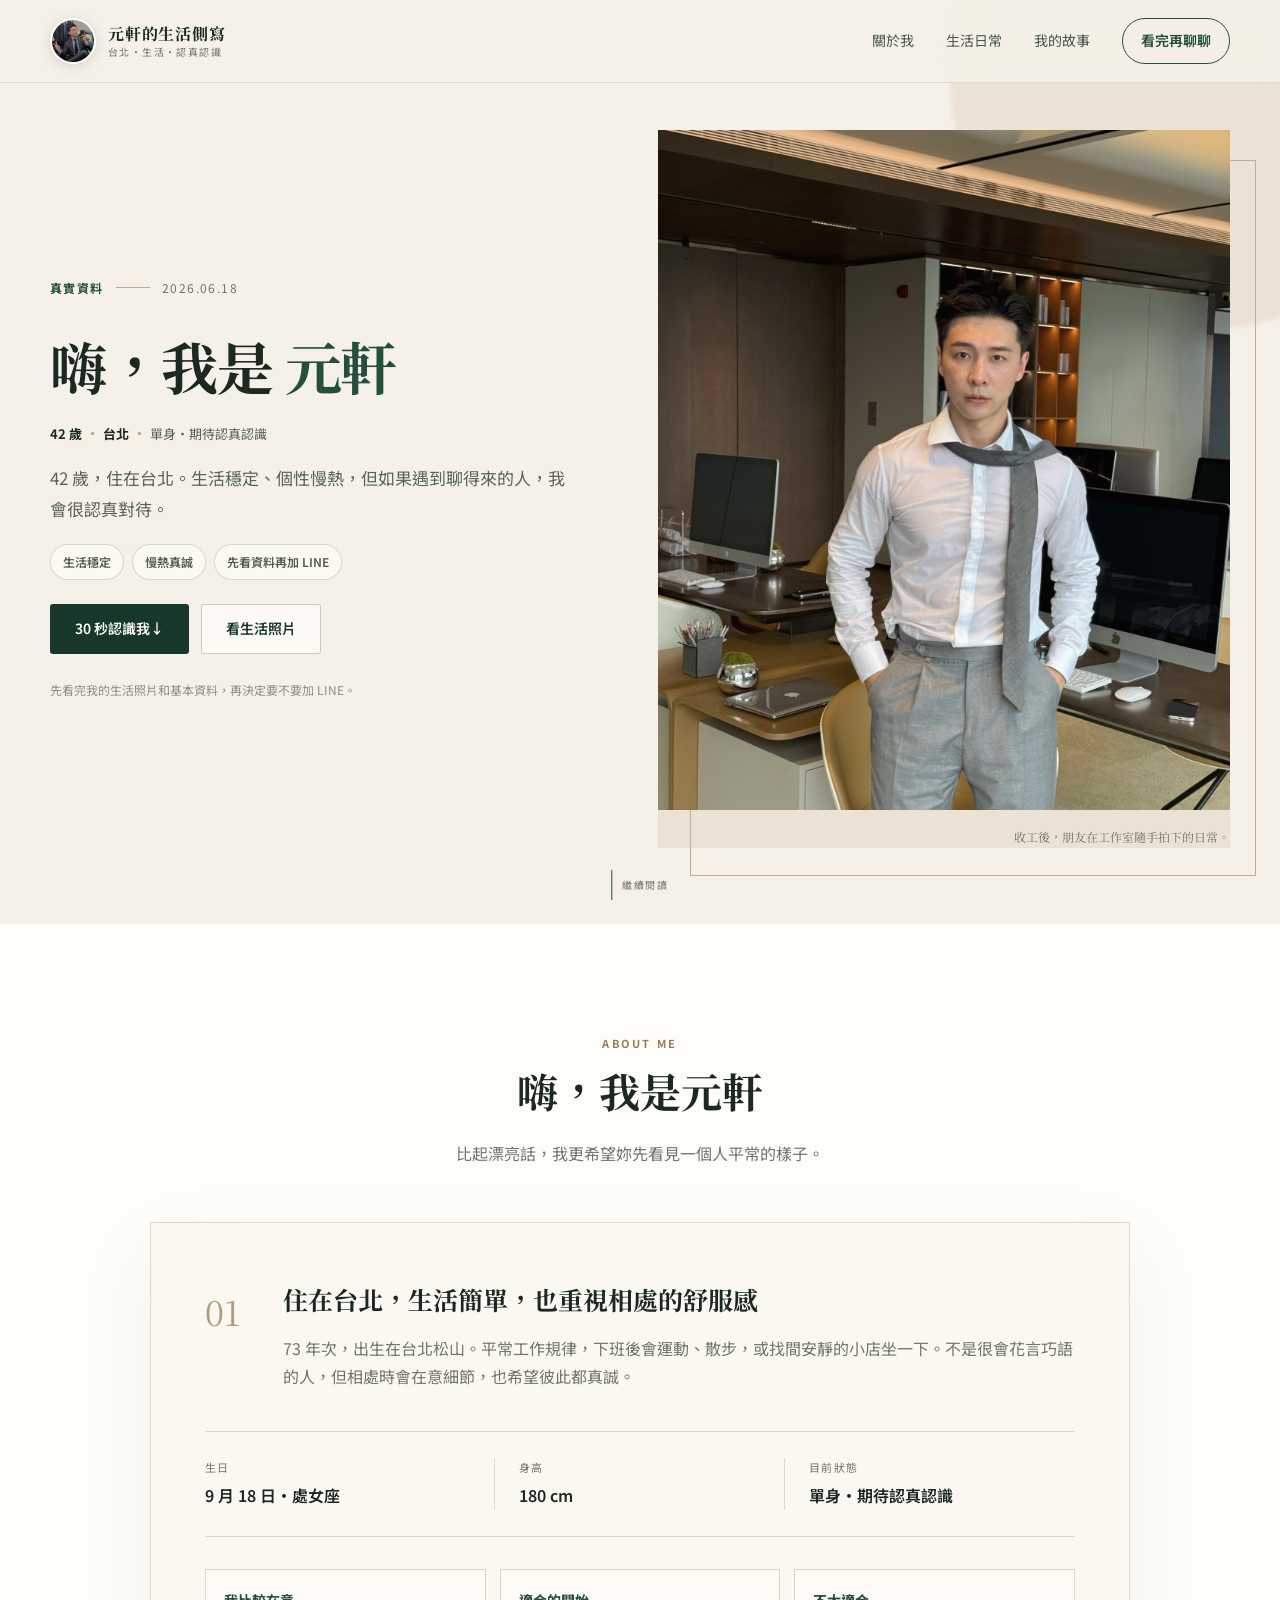
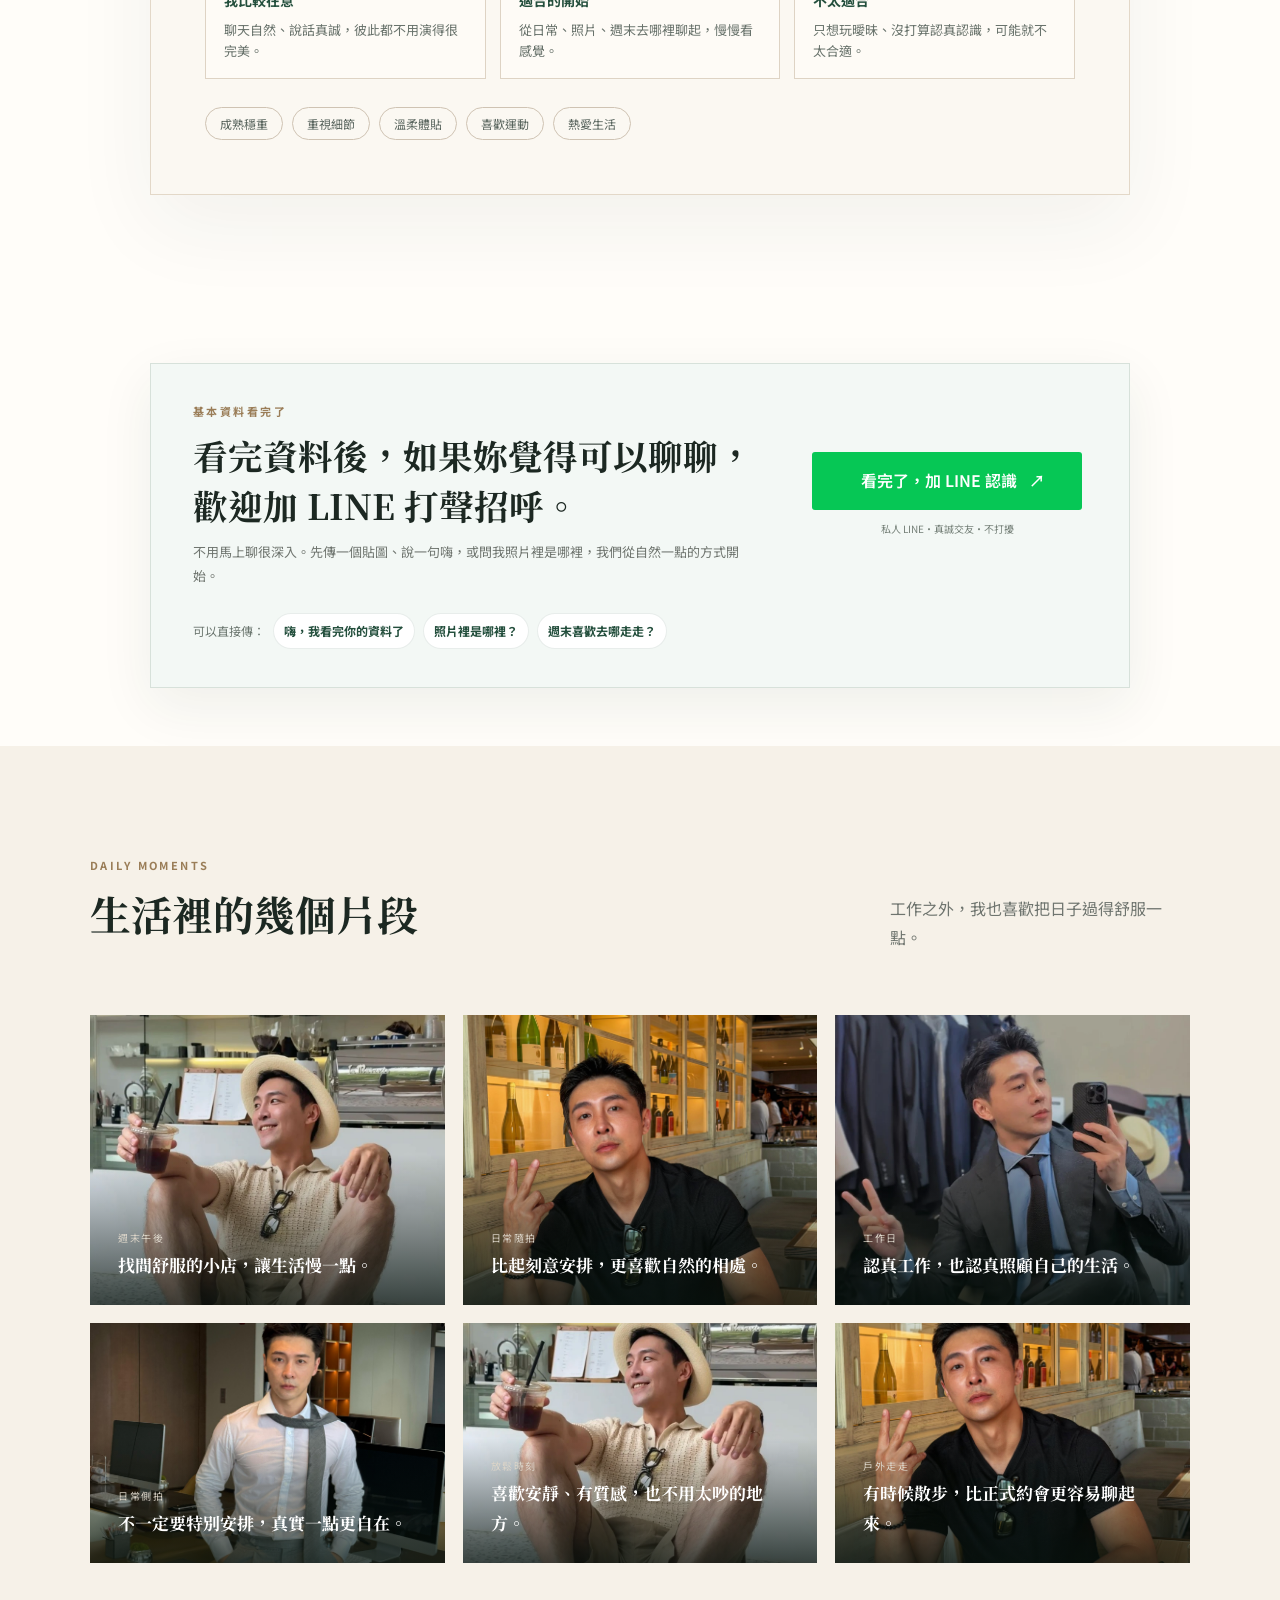
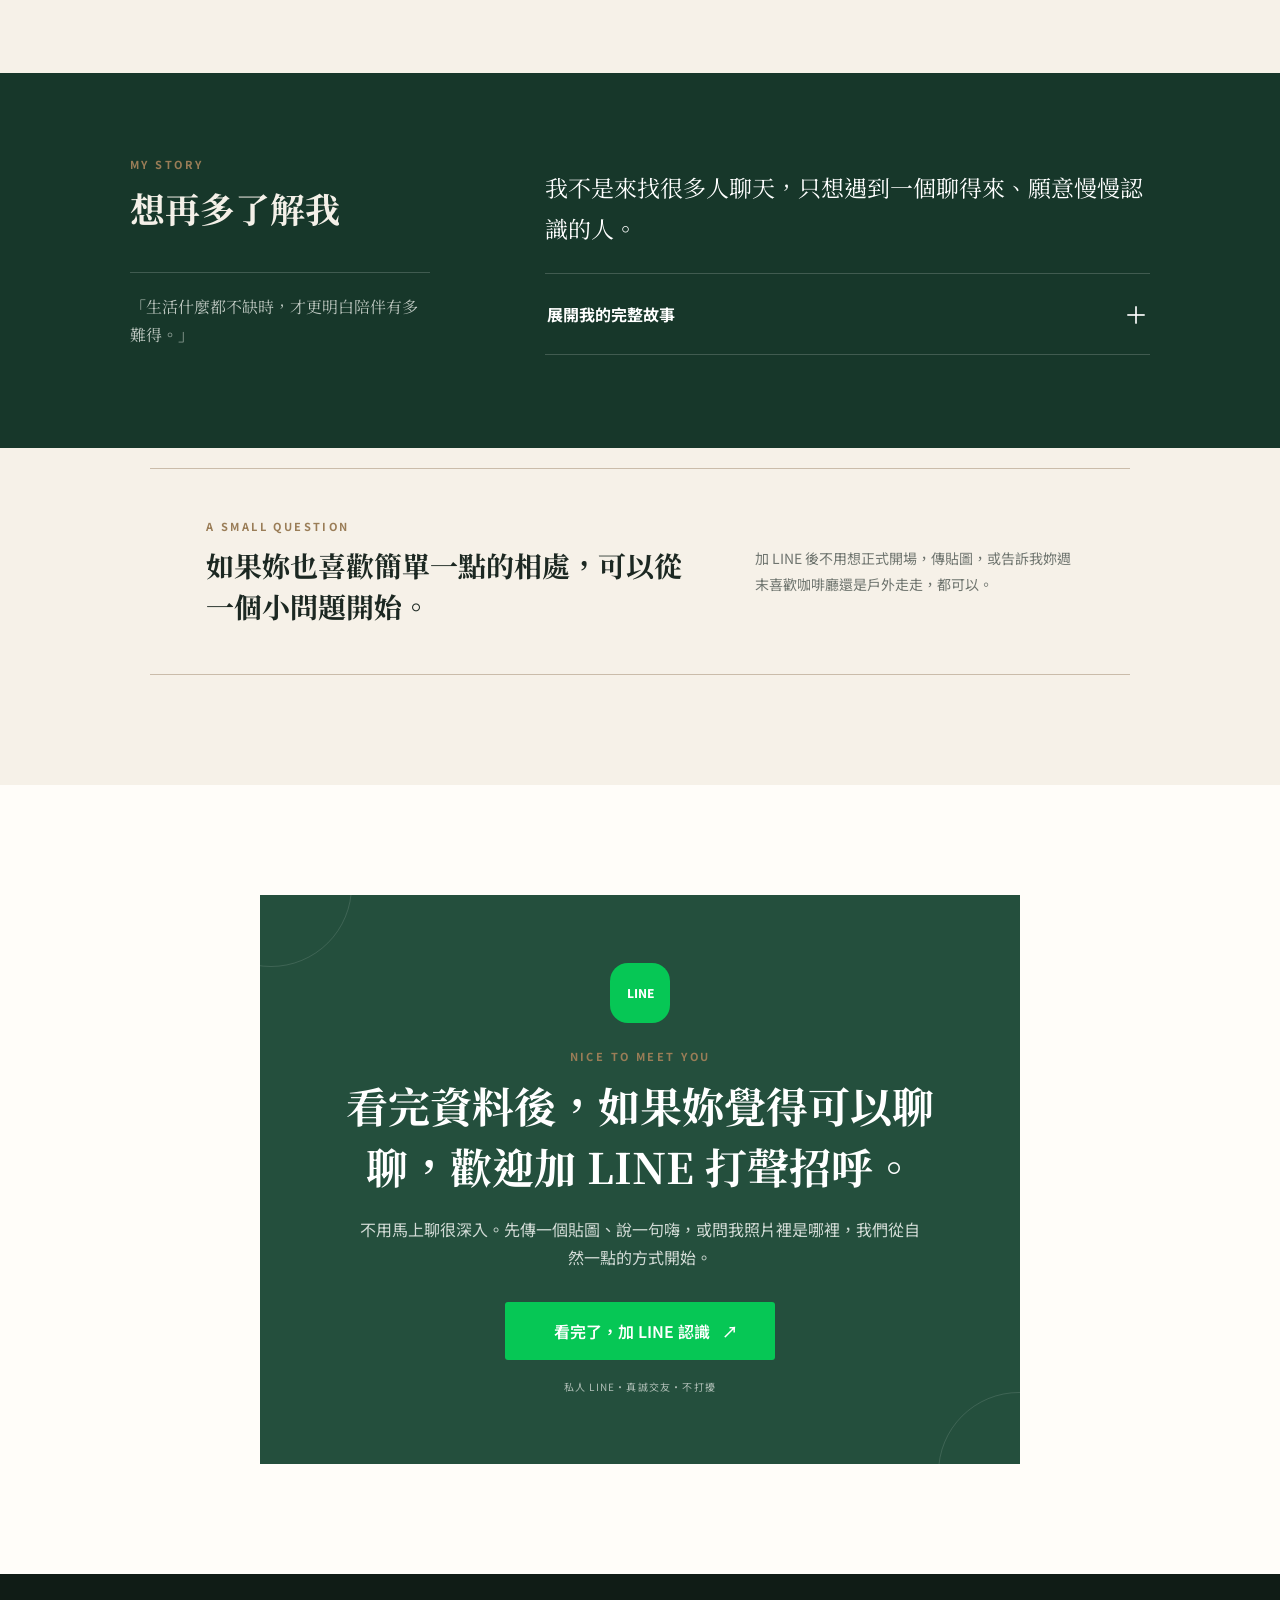
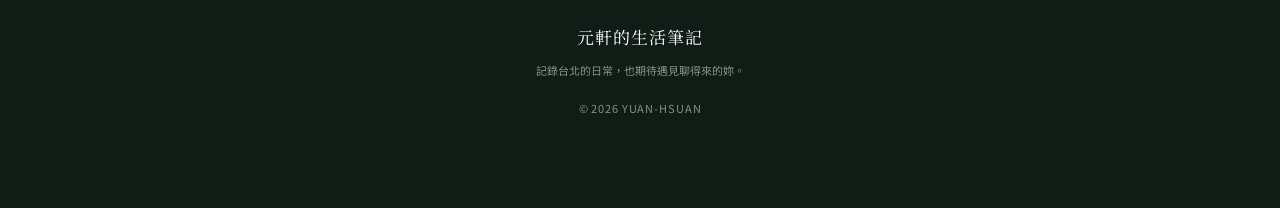
<file: index.html>
<!doctype html>
<html lang="zh-Hant-TW">
<head>
  <meta charset="utf-8">
  <meta name="viewport" content="width=device-width, initial-scale=1">
  <meta name="description" content="劉元軒的生活筆記。住在台北，記錄工作之外的生活，也期待一段真誠的認識。">
  <meta name="theme-color" content="#f6f1e8">
  <title>元軒的生活筆記｜台北・日常・關於感情</title>
  <link rel="preconnect" href="https://fonts.googleapis.com">
  <link rel="preconnect" href="https://fonts.gstatic.com" crossorigin>
  <link href="https://fonts.googleapis.com/css2?family=Noto+Sans+TC:wght@400;500;600;700&family=Noto+Serif+TC:wght@600;700&display=swap" rel="stylesheet">
  <link rel="stylesheet" href="./styles.css?v=6">
</head>
<body>
  <header class="site-header">
    <div class="header-inner">
      <a class="brand" href="#top" aria-label="回到首頁">
        <img src="./lifestyle-dinner.jpg" alt="元軒的大頭照" data-cms-img="images.avatar" decoding="async">
        <span class="brand-copy">
          <strong data-cms="brand.name">元軒的生活筆記</strong>
          <small data-cms="brand.tagline">台北・日常・關於感情</small>
        </span>
      </a>

      <button class="menu-toggle" type="button" aria-expanded="false" aria-controls="site-nav" aria-label="開啟選單">
        <span></span><span></span><span></span>
      </button>

      <nav class="site-nav" id="site-nav" aria-label="主要選單">
        <a href="#about">關於我</a>
        <a href="#life">生活日常</a>
        <a href="#story">我的故事</a>
        <a href="#line-quick" class="nav-line">看完再聊聊</a>
      </nav>
    </div>
  </header>

  <main id="top">
    <section class="hero">
      <div class="hero-grid">
        <article class="hero-copy">
          <div class="article-meta"><span data-cms="hero.category">關於感情</span><i></i><time datetime="2026-06-18" data-cms="hero.date">2026.06.18</time></div>
          <h1>嗨，我是 <span data-cms="persona.name">元軒</span></h1>
          <div class="hero-profile-line"><strong data-cms="persona.age">42 歲</strong><i></i><strong data-cms="persona.location">台北</strong><i></i><span data-cms="persona.status">單身・期待認真認識</span></div>
          <p class="hero-intro" data-cms="hero.intro">42 歲，住在台北。如果妳也期待一段真誠的認識，很高興妳來到這裡。</p>
          <div class="hero-proof" aria-label="快速了解元軒">
            <span>生活穩定</span>
            <span>慢熱真誠</span>
            <span>先看資料再加 LINE</span>
          </div>
          <div class="hero-actions">
            <a class="button button-ghost" href="#life">看生活照片</a>
            <a class="button button-dark" href="#about">30 秒認識我 <span>↓</span></a>
          </div>
          <p class="read-note" data-cms="hero.note">一篇關於生活、陪伴，以及期待的自我介紹</p>
        </article>

        <figure class="hero-visual">
          <img src="./hero-portrait.jpg" alt="元軒在工作室的生活照" data-cms-img="images.hero" decoding="async" fetchpriority="high">
          <figcaption>收工後，朋友在工作室隨手拍下的日常。</figcaption>
        </figure>
      </div>
      <a class="scroll-cue" href="#about" aria-label="繼續閱讀"><span></span>繼續閱讀</a>
    </section>

    <section class="about section" id="about">
      <div class="section-heading">
        <p class="eyebrow">About me</p>
        <h2 data-cms="about.title">嗨，我是元軒</h2>
        <p data-cms="about.subtitle">比起條件清單，我更想讓妳看見一個人真實的生活模樣。</p>
      </div>

      <div class="profile-card">
        <div class="profile-intro">
          <span class="profile-number">01</span>
          <h3 data-cms="about.cardTitle">住在台北，喜歡有節奏的生活</h3>
          <p data-cms="about.body">73 年次，出生在台北松山。習慣民生社區的安靜，下班後偶爾散步、運動，或找間舒服的小店坐坐。</p>
        </div>
        <dl class="facts">
          <div><dt>生日</dt><dd data-cms="persona.birth">9 月 18 日・處女座</dd></div>
          <div><dt>身高</dt><dd data-cms="persona.height">180 cm</dd></div>
          <div><dt>目前狀態</dt><dd data-cms="persona.status">單身・期待認真認識</dd></div>
        </dl>
        <div class="intent-grid" aria-label="相處期待">
          <div>
            <strong>我比較在意</strong>
            <p>聊天自然、說話真誠，彼此都不用演得很完美。</p>
          </div>
          <div>
            <strong>適合的開始</strong>
            <p>從日常、照片、週末去哪裡聊起，慢慢看感覺。</p>
          </div>
          <div>
            <strong>不太適合</strong>
            <p>只想玩曖昧、沒打算認真認識，可能就不太合適。</p>
          </div>
        </div>
        <div class="tags" aria-label="個人特質" data-cms-traits>
          <span>成熟穩重</span><span>重視細節</span><span>溫柔體貼</span><span>喜歡運動</span><span>熱愛生活</span>
        </div>
      </div>
    </section>

    <section class="quick-line section" id="line-quick" data-line-section="quick">
      <div class="quick-line-card">
        <div class="quick-line-copy">
          <p class="eyebrow">基本資料看完了</p>
          <h2 data-cms="cta.title">如果妳覺得我們可能聊得來，歡迎來打聲招呼。</h2>
          <p data-cms="cta.body">加完後傳一個貼圖給我就好。沒有制式開場，也不用有壓力，讓我們先從一句嗨開始。</p>
        </div>
        <div class="quick-line-action">
          <a class="button button-line button-large" href="https://line.me/R/ti/p/YOUR_LINE_ID_HERE" target="_blank" rel="noopener noreferrer" data-line-link data-line-location="quick">
            <span data-cms="cta.button">傳個貼圖給元軒</span> <span>↗</span>
          </a>
          <small>私人 LINE・真誠交友・不打擾</small>
        </div>
        <div class="opener-row" aria-label="可以怎麼開場">
          <span>可以直接傳：</span>
          <b>嗨，我看完你的資料了</b>
          <b>照片裡是哪裡？</b>
          <b>週末喜歡去哪走走？</b>
        </div>
      </div>
    </section>

    <section class="life section" id="life">
      <div class="section-heading heading-row">
        <div><p class="eyebrow">Daily moments</p><h2>生活裡的幾個片段</h2></div>
        <p>工作之外，我也喜歡把日子過得舒服一點。</p>
      </div>

      <div class="journal-grid journal-grid-expanded">
        <figure class="journal-card card-tall">
          <img src="./lifestyle-coffee.jpg" alt="元軒週末在咖啡店休息" data-cms-img="images.life1" loading="lazy" decoding="async">
          <figcaption><time>週末午後</time><strong>找間舒服的小店，讓生活慢一點。</strong></figcaption>
        </figure>
        <figure class="journal-card">
          <img src="./lifestyle-outdoor.jpg" alt="元軒外出用餐的生活照" data-cms-img="images.life2" loading="lazy" decoding="async">
          <figcaption><time>日常隨拍</time><strong>比起刻意安排，更喜歡自然的相處。</strong></figcaption>
        </figure>
        <figure class="journal-card">
          <img src="./lifestyle-dinner.jpg" alt="元軒穿西裝的鏡前自拍" data-cms-img="images.life3" loading="lazy" decoding="async">
          <figcaption><time>工作日</time><strong>認真工作，也認真照顧自己的生活。</strong></figcaption>
        </figure>
        <figure class="journal-card">
          <img src="./hero-portrait.jpg" alt="元軒的生活照片四" data-cms-img="images.life4" loading="lazy" decoding="async">
          <figcaption><time>日常側拍</time><strong>不一定要特別安排，真實一點更自在。</strong></figcaption>
        </figure>
        <figure class="journal-card">
          <img src="./lifestyle-coffee.jpg" alt="元軒的生活照片五" data-cms-img="images.life5" loading="lazy" decoding="async">
          <figcaption><time>放鬆時刻</time><strong>喜歡安靜、有質感，也不用太吵的地方。</strong></figcaption>
        </figure>
        <figure class="journal-card">
          <img src="./lifestyle-outdoor.jpg" alt="元軒的生活照片六" data-cms-img="images.life6" loading="lazy" decoding="async">
          <figcaption><time>戶外走走</time><strong>有時候散步，比正式約會更容易聊起來。</strong></figcaption>
        </figure>
      </div>
    </section>

    <section class="story section story-compact" id="story">
      <div class="story-layout story-layout-compact">
        <aside class="story-side">
          <p class="eyebrow">My story</p>
          <h2>想再多了解我</h2>
          <p class="story-quote" data-cms="story.quote">「生活什麼都不缺時，才更明白陪伴有多難得。」</p>
        </aside>

        <div class="story-preview">
          <p class="story-lead" data-cms="story.lead">42 歲的處女座大叔，對生活與未來，從不妥協。</p>
          <details class="story-details">
            <summary><span>展開我的完整故事</span><b aria-hidden="true">＋</b></summary>
            <article class="story-body">
              <p class="story-thought" data-cms="hero.title">工作與生活逐漸穩定後，才發現有些日常，還是想和一個人分享。</p>
              <p data-cms="story.p1">在台北松山生活的這些年，我慢慢把工作和生活整理成喜歡的樣子。有自己的節奏，也仍然對每一段真誠的關係保有期待。</p>
              <p data-cms="story.p2">每天收工回到家，看著安靜的客廳，會發現再充實的生活，如果沒有人一起分享、一起規劃未來，心裡終究少了一個位置。</p>
              <blockquote data-cms="story.highlight">我不想玩猜心的遊戲，只想認識一個真誠、有質感，也願意好好聊天的人。</blockquote>
              <p data-cms="story.p3">如果妳今晚也剛好是一個人，願意從日常的小事聊起，甚至聊聊對未來的想法，也許我們可以先認識彼此。</p>
            </article>
          </details>
        </div>
      </div>
    </section>

    <section class="conversation section">
      <div class="conversation-box">
        <div>
          <p class="eyebrow">A small question</p>
          <h2 data-cms="conversation.question">如果是妳，週末會選咖啡廳，還是去戶外走走？</h2>
        </div>
        <p data-cms="conversation.answer">不用想一個很正式的開場白。加 LINE 後告訴我妳的答案，就可以從這裡開始。</p>
      </div>
    </section>

    <section class="line-cta" id="line" data-line-section="footer">
      <div class="line-card">
        <div class="line-mark" aria-hidden="true">LINE</div>
        <p class="eyebrow">Nice to meet you</p>
        <h2 data-cms="cta.title">如果妳覺得我們可能聊得來，歡迎來打聲招呼。</h2>
        <p data-cms="cta.body">加完後傳一個貼圖給我就好。沒有制式開場，也不用有壓力，讓我們先從一句嗨開始。</p>
        <a class="button button-line button-large" href="https://line.me/R/ti/p/YOUR_LINE_ID_HERE" target="_blank" rel="noopener noreferrer" data-line-link data-line-location="footer">
          <span data-cms="cta.button">傳個貼圖給元軒</span> <span>↗</span>
        </a>
        <small>私人 LINE・真誠交友・不打擾</small>
      </div>
    </section>
  </main>

  <footer>
    <a class="footer-brand" href="#top">元軒的生活筆記</a>
    <p>記錄台北的日常，也期待遇見聊得來的妳。</p>
    <span>© <span id="year"></span> YUAN-HSUAN</span>
  </footer>

  <button class="mobile-line" type="button" aria-hidden="true" tabindex="-1">
    <span>LINE</span> 看看如何加 LINE
  </button>

  <script src="./config.js?v=2"></script>
  <script src="./content-default.js?v=5"></script>
  <script src="./cms.js?v=8"></script>
  <script src="./script.js?v=8"></script>
</body>
</html>
</file>
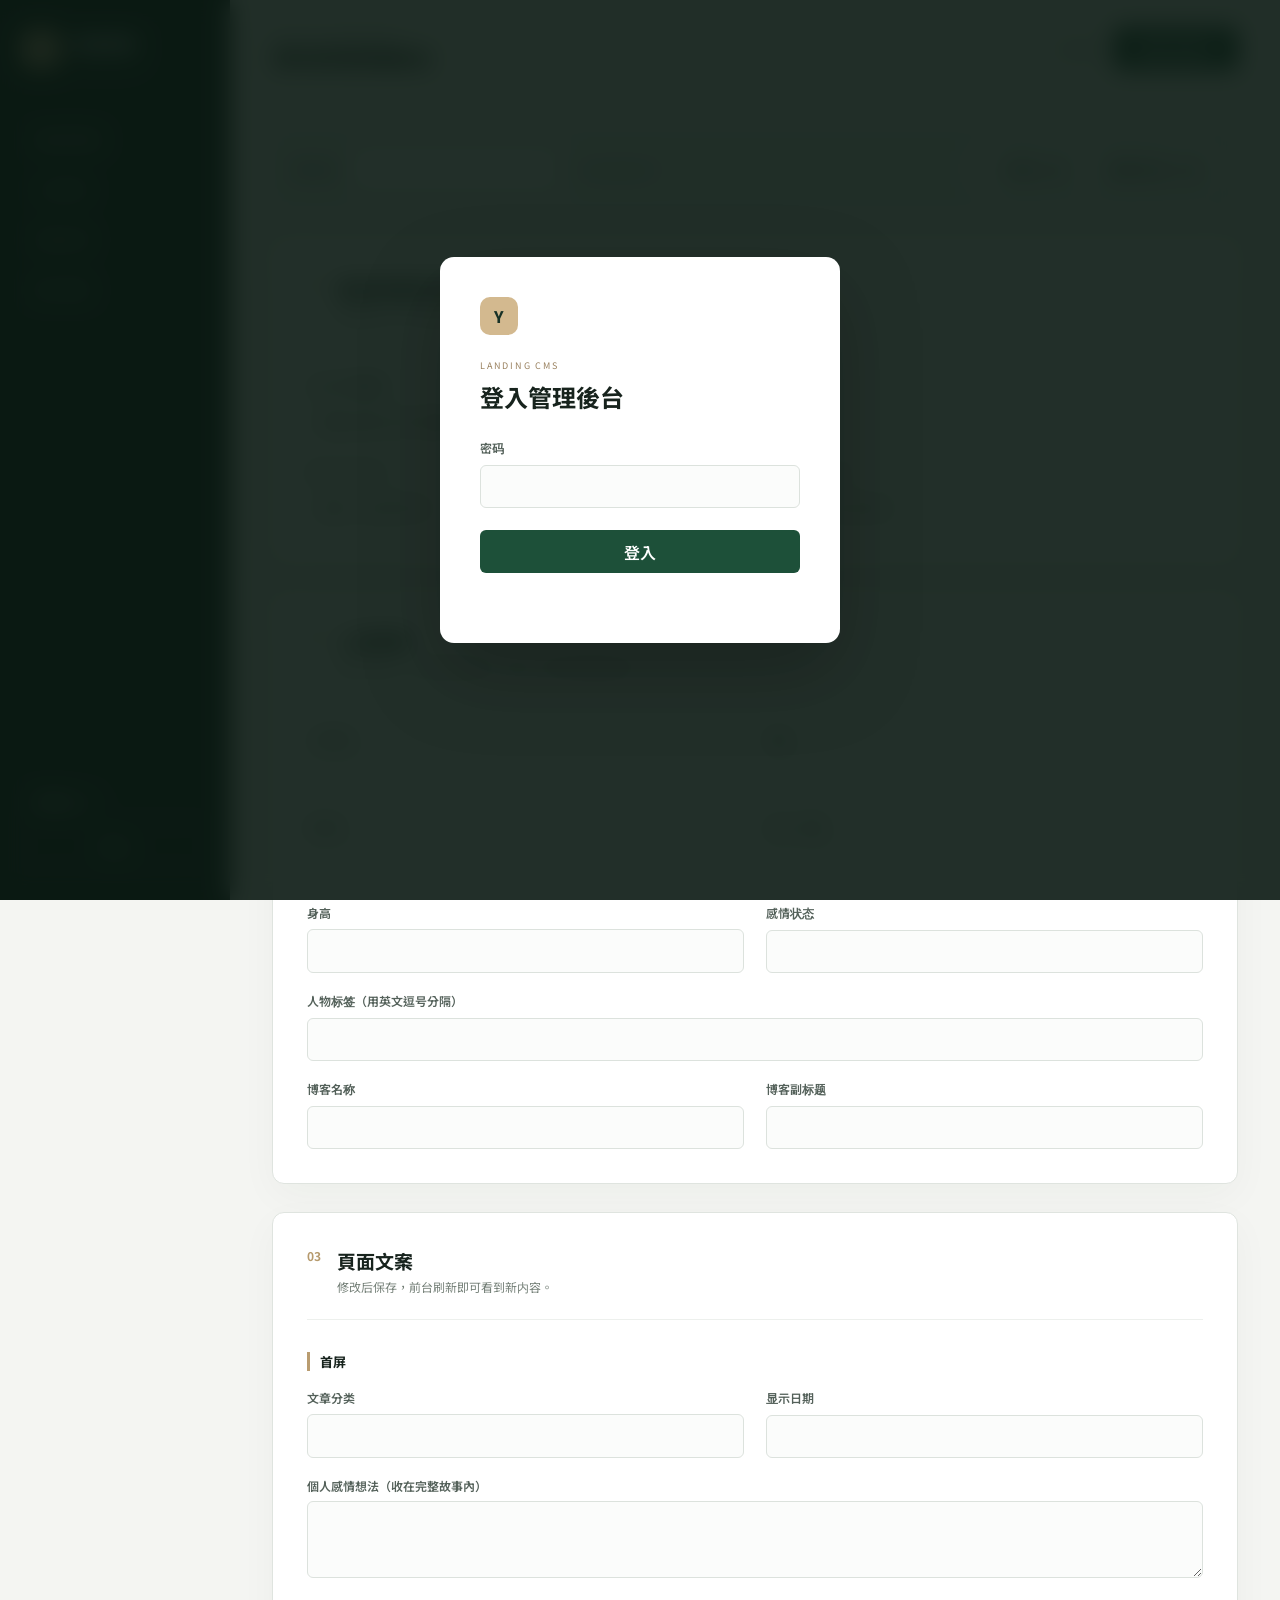
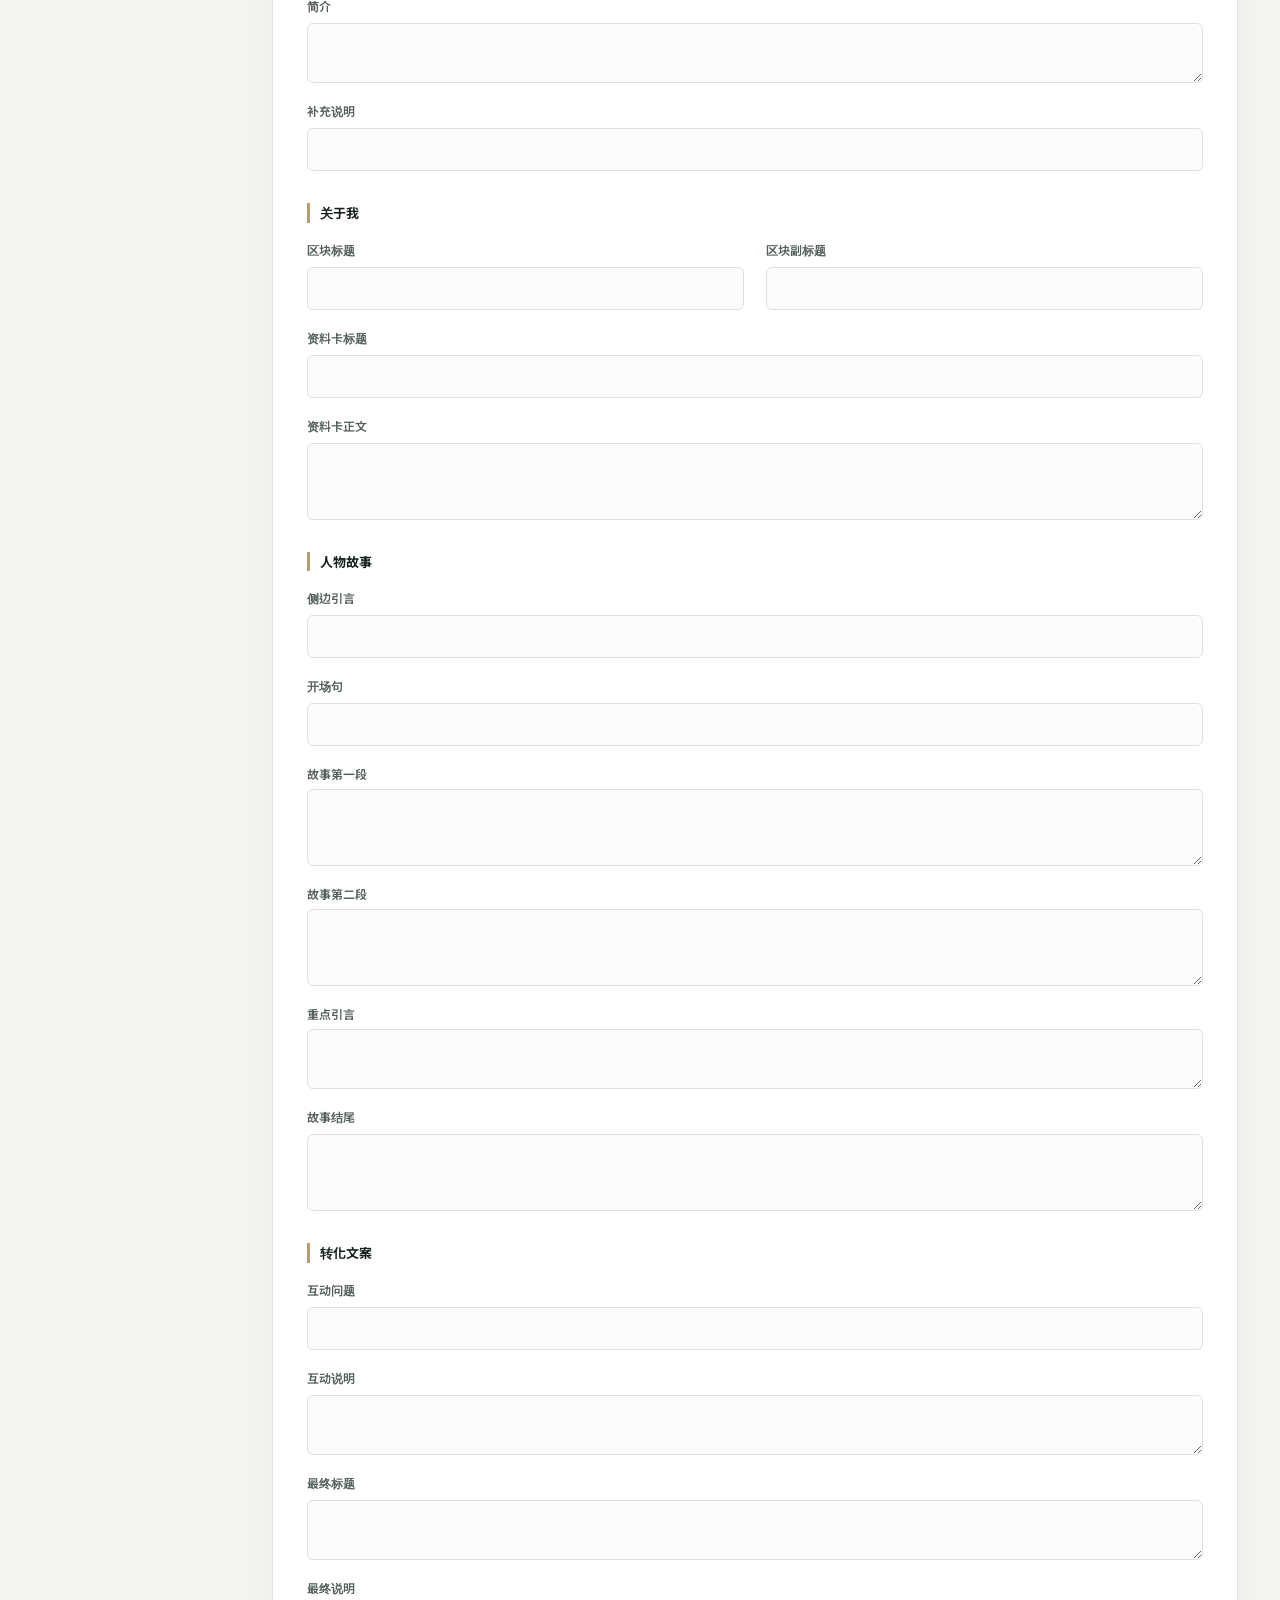
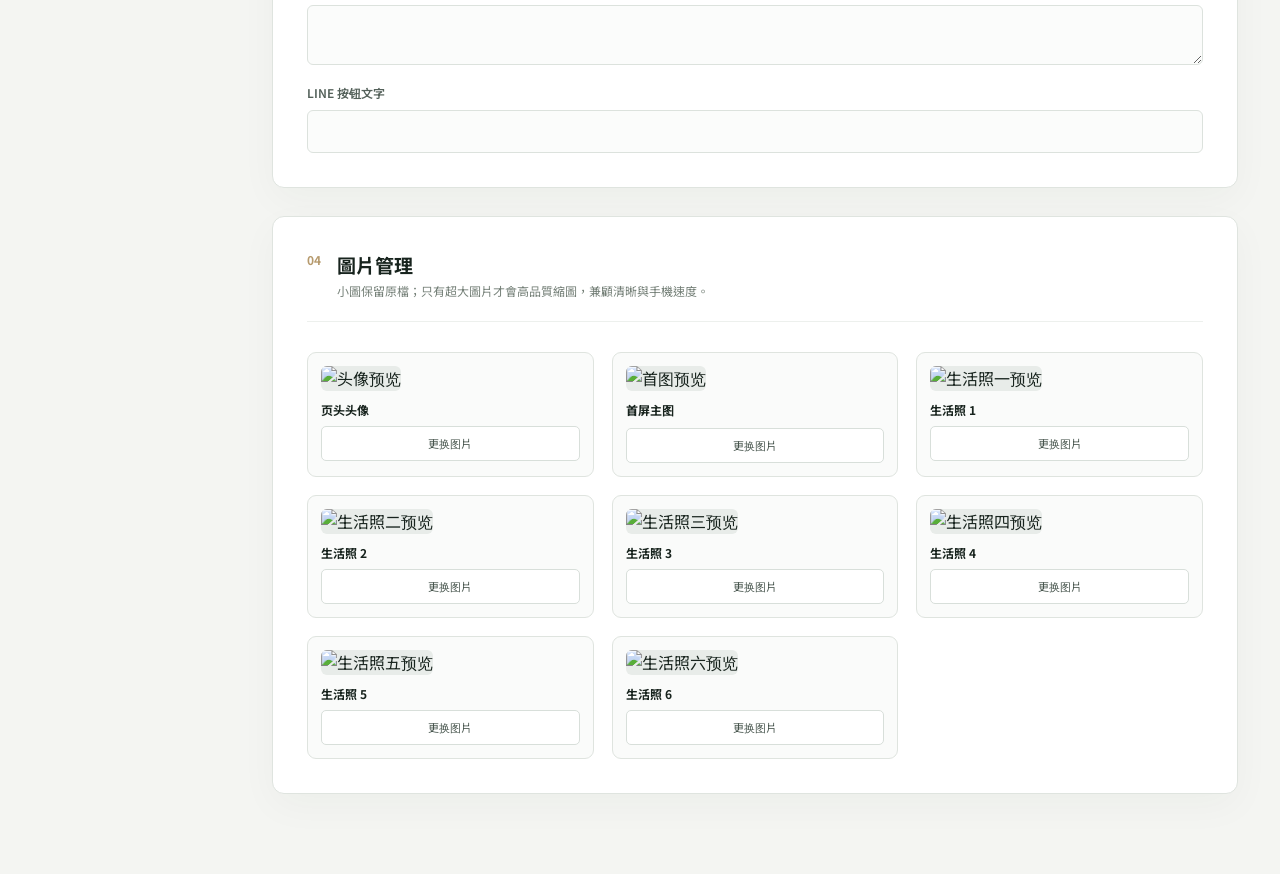
<file: admin.html>
<!doctype html>
<html lang="zh-Hant-TW">
<head>
  <meta charset="utf-8">
  <meta name="viewport" content="width=device-width, initial-scale=1">
  <meta name="robots" content="noindex,nofollow">
  <title>落地頁管理後台</title>
  <link rel="preconnect" href="https://fonts.googleapis.com">
  <link rel="preconnect" href="https://fonts.gstatic.com" crossorigin>
  <link href="https://fonts.googleapis.com/css2?family=Noto+Sans+TC:wght@400;500;600;700&display=swap" rel="stylesheet">
  <link rel="stylesheet" href="./admin.css?v=2">
  <link rel="stylesheet" href="./admin-personas.css?v=1">
</head>
<body>
  <div class="admin-shell">
    <aside class="admin-sidebar">
      <div class="admin-brand"><span>Y</span><div><strong>頁面管理</strong><small>Landing CMS</small></div></div>
      <nav>
        <a href="#tracking">連結與像素</a>
        <a href="#persona">人設資料</a>
        <a href="#copy">頁面文案</a>
        <a href="#images">圖片管理</a>
      </nav>
      <a class="preview-link" href="./index.html" target="_blank">預覽前台 ↗</a>
      <button class="logout" id="logoutButton" type="button">登出</button>
    </aside>

    <main class="admin-main">
      <header class="admin-topbar">
        <div><p>CONTENT MANAGEMENT</p><h1>落地頁管理後台</h1></div>
        <div class="save-group"><span id="saveStatus">尚未儲存</span><button class="primary" id="saveButton" type="button">儲存並發布</button></div>
      </header>

      <section class="persona-manager" aria-label="人設管理">
        <div class="persona-current">
          <label for="personaSelect">目前人設</label>
          <select id="personaSelect" aria-label="目前人設"></select>
          <a id="personaPublicUrl" href="./index.html?p=yuanxuan" target="_blank" rel="noopener">?p=yuanxuan ↗</a>
        </div>
        <div class="persona-actions">
          <button class="secondary" id="newPersonaButton" type="button">＋ 新建人設</button>
          <button class="secondary" id="duplicatePersonaButton" type="button">複製目前人設</button>
        </div>
      </section>

      <div class="setup-warning" id="setupWarning" hidden>
        <strong>後台尚未連接 Supabase</strong>
        <p>请先按照项目中的 <code>supabase/setup.sql</code> 建立数据库，再把项目 URL 和 anon key 填入 <code>config.js</code>。</p>
      </div>

      <form id="contentForm">
        <section class="panel" id="tracking">
          <div class="panel-title"><span>01</span><div><h2>連結與廣告像素</h2><p>所有前台 LINE 按鈕和廣告追蹤由這裡統一控制。</p></div></div>
          <div class="form-grid">
            <label class="wide">LINE 分流連結<input type="url" data-field="tracking.lineUrl" placeholder="請貼上你的 LINE 分流連結" required></label>
            <label>Meta Pixel ID<input type="text" data-field="tracking.metaPixelId" placeholder="例如：1234567890"></label>
            <label>TikTok Pixel ID<input type="text" data-field="tracking.tiktokPixelId" placeholder="例如：CXXXXXXXXX"></label>
          </div>
        </section>

        <section class="panel" id="persona">
          <div class="panel-title"><span>02</span><div><h2>人設資料</h2><p>切换人物时，从这里修改姓名、年龄、所在地和基础资料。</p></div></div>
          <div class="form-grid">
            <label>人物姓名<input type="text" data-field="persona.name"></label>
            <label>年龄<input type="text" data-field="persona.age"></label>
            <label>所在地<input type="text" data-field="persona.location"></label>
            <label>生日／星座<input type="text" data-field="persona.birth"></label>
            <label>身高<input type="text" data-field="persona.height"></label>
            <label>感情状态<input type="text" data-field="persona.status"></label>
            <label class="wide">人物标签（用英文逗号分隔）<input type="text" data-field="persona.traits"></label>
            <label>博客名称<input type="text" data-field="brand.name"></label>
            <label>博客副标题<input type="text" data-field="brand.tagline"></label>
          </div>
        </section>

        <section class="panel" id="copy">
          <div class="panel-title"><span>03</span><div><h2>頁面文案</h2><p>修改后保存，前台刷新即可看到新内容。</p></div></div>
          <div class="subheading">首屏</div>
          <div class="form-grid">
            <label>文章分类<input type="text" data-field="hero.category"></label>
            <label>显示日期<input type="text" data-field="hero.date"></label>
            <label class="wide">個人感情想法（收在完整故事內）<textarea data-field="hero.title" rows="3"></textarea></label>
            <label class="wide">简介<textarea data-field="hero.intro" rows="2"></textarea></label>
            <label class="wide">补充说明<input type="text" data-field="hero.note"></label>
          </div>
          <div class="subheading">关于我</div>
          <div class="form-grid">
            <label>区块标题<input type="text" data-field="about.title"></label>
            <label>区块副标题<input type="text" data-field="about.subtitle"></label>
            <label class="wide">资料卡标题<input type="text" data-field="about.cardTitle"></label>
            <label class="wide">资料卡正文<textarea data-field="about.body" rows="3"></textarea></label>
          </div>
          <div class="subheading">人物故事</div>
          <div class="form-grid">
            <label class="wide">侧边引言<input type="text" data-field="story.quote"></label>
            <label class="wide">开场句<input type="text" data-field="story.lead"></label>
            <label class="wide">故事第一段<textarea data-field="story.p1" rows="3"></textarea></label>
            <label class="wide">故事第二段<textarea data-field="story.p2" rows="3"></textarea></label>
            <label class="wide">重点引言<textarea data-field="story.highlight" rows="2"></textarea></label>
            <label class="wide">故事结尾<textarea data-field="story.p3" rows="3"></textarea></label>
          </div>
          <div class="subheading">转化文案</div>
          <div class="form-grid">
            <label class="wide">互动问题<input type="text" data-field="conversation.question"></label>
            <label class="wide">互动说明<textarea data-field="conversation.answer" rows="2"></textarea></label>
            <label class="wide">最终标题<textarea data-field="cta.title" rows="2"></textarea></label>
            <label class="wide">最终说明<textarea data-field="cta.body" rows="2"></textarea></label>
            <label class="wide">LINE 按钮文字<input type="text" data-field="cta.button"></label>
          </div>
        </section>

        <section class="panel" id="images">
          <div class="panel-title"><span>04</span><div><h2>圖片管理</h2><p>小圖保留原檔；只有超大圖片才會高品質縮圖，兼顧清晰與手機速度。</p></div></div>
          <div class="image-grid">
            <div class="image-field" data-image-key="images.avatar"><img alt="头像预览"><strong>页头头像</strong><input type="file" accept="image/*"><button type="button">更换图片</button></div>
            <div class="image-field" data-image-key="images.hero"><img alt="首图预览"><strong>首屏主图</strong><input type="file" accept="image/*"><button type="button">更换图片</button></div>
            <div class="image-field" data-image-key="images.life1"><img alt="生活照一预览"><strong>生活照 1</strong><input type="file" accept="image/*"><button type="button">更换图片</button></div>
            <div class="image-field" data-image-key="images.life2"><img alt="生活照二预览"><strong>生活照 2</strong><input type="file" accept="image/*"><button type="button">更换图片</button></div>
            <div class="image-field" data-image-key="images.life3"><img alt="生活照三预览"><strong>生活照 3</strong><input type="file" accept="image/*"><button type="button">更换图片</button></div>
            <div class="image-field" data-image-key="images.life4"><img alt="生活照四预览"><strong>生活照 4</strong><input type="file" accept="image/*"><button type="button">更换图片</button></div>
            <div class="image-field" data-image-key="images.life5"><img alt="生活照五预览"><strong>生活照 5</strong><input type="file" accept="image/*"><button type="button">更换图片</button></div>
            <div class="image-field" data-image-key="images.life6"><img alt="生活照六预览"><strong>生活照 6</strong><input type="file" accept="image/*"><button type="button">更换图片</button></div>
          </div>
        </section>
      </form>
    </main>
  </div>

  <div class="persona-dialog-layer hidden" id="personaDialogLayer">
    <form class="persona-dialog" id="personaDialogForm">
      <p>PERSONA MANAGEMENT</p>
      <h2 id="personaDialogTitle">新建人設</h2>
      <label>人物姓名<input type="text" id="newPersonaName" required placeholder="例如：林浩"></label>
      <label>人物代號<input type="text" id="newPersonaCode" required maxlength="40" pattern="[a-z][a-z0-9-]{1,39}" placeholder="例如：linhao" autocomplete="off"></label>
      <small>代號只可使用小寫拼音字母、數字和連字符，不可輸入中文；建立後會成為網址的一部分。</small>
      <span class="dialog-message" id="personaDialogMessage"></span>
      <div class="dialog-actions"><button class="secondary" id="cancelPersonaButton" type="button">取消</button><button class="primary" type="submit">建立人設</button></div>
    </form>
  </div>

  <div class="login-layer" id="loginLayer">
    <form class="login-card" id="loginForm">
      <div class="login-logo">Y</div>
      <p>LANDING CMS</p>
      <h2>登入管理後台</h2>
      <label>密码<input type="password" id="password" autocomplete="current-password" required></label>
      <button class="primary" type="submit">登入</button>
      <span class="login-message" id="loginMessage"></span>
    </form>
  </div>

  <div class="toast" id="toast"></div>
  <script src="./config.js?v=2"></script>
  <script src="./content-default.js?v=5"></script>
  <script src="./admin.js?v=7"></script>
</body>
</html>
</file>
<file: styles.css>
:root {
  --paper: #f6f1e8;
  --paper-deep: #ebe2d4;
  --ink: #1c2822;
  --muted: #6f756f;
  --forest: #244f3d;
  --forest-dark: #17372a;
  --line: #e3d8c8;
  --white: #fffdf9;
  --line-green: #06c755;
  --serif: "Noto Serif TC", serif;
  --sans: "Noto Sans TC", sans-serif;
}

* { box-sizing: border-box; }
html { scroll-behavior: smooth; scroll-padding-top: 92px; }
body { margin: 0; color: var(--ink); background: var(--paper); font-family: var(--sans); line-height: 1.8; }
body.menu-open { overflow: hidden; }
img { display: block; max-width: 100%; }
img[data-cms-img] { opacity: 0; }
img[data-cms-img].is-ready { opacity: 1; }
a { color: inherit; }
button, a { -webkit-tap-highlight-color: transparent; }

.site-header { position: fixed; z-index: 50; inset: 0 0 auto; background: rgba(246, 241, 232, .9); border-bottom: 1px solid rgba(36, 79, 61, .12); backdrop-filter: blur(18px); }
.header-inner { width: min(1180px, calc(100% - 40px)); height: 82px; margin: auto; display: flex; align-items: center; justify-content: space-between; }
.brand { display: inline-flex; align-items: center; gap: 12px; text-decoration: none; }
.brand img { width: 46px; height: 46px; border-radius: 50%; object-fit: cover; object-position: 50% 28%; border: 2px solid var(--white); background: var(--paper-deep); box-shadow: 0 2px 12px rgba(20, 39, 31, .15); }
.brand-copy { display: flex; flex-direction: column; line-height: 1.35; }
.brand-copy strong { font-family: var(--serif); font-size: 16px; letter-spacing: .05em; }
.brand-copy small { color: var(--muted); font-size: 10px; letter-spacing: .14em; }
.site-nav { display: flex; align-items: center; gap: 32px; }
.site-nav a { color: #49564f; font-size: 14px; text-decoration: none; transition: color .2s; }
.site-nav a:hover { color: var(--forest); }
.site-nav .nav-line { padding: 9px 18px; color: var(--forest); border: 1px solid var(--forest); border-radius: 99px; font-weight: 600; }
.menu-toggle { display: none; border: 0; background: transparent; padding: 8px; }
.menu-toggle span { display: block; width: 24px; height: 1px; margin: 6px 0; background: var(--ink); transition: .25s; }

.hero { min-height: 100svh; position: relative; display: grid; align-items: center; padding: 130px 24px 76px; overflow: hidden; }
.hero::before { content: ""; position: absolute; width: 500px; height: 500px; top: -170px; right: -170px; background: rgba(189, 162, 121, .18); border-radius: 50%; filter: blur(2px); }
.hero-grid { width: min(1180px, 100%); margin: auto; display: grid; grid-template-columns: .95fr 1.05fr; gap: clamp(50px, 7vw, 110px); align-items: center; }
.hero-copy { position: relative; z-index: 2; }
.article-meta { display: flex; align-items: center; gap: 12px; margin-bottom: 26px; color: var(--muted); font-size: 12px; letter-spacing: .12em; text-transform: uppercase; }
.article-meta span { color: var(--forest); font-weight: 700; }
.article-meta i { width: 34px; height: 1px; background: #b8ad9d; }
h1, h2, h3, p { margin-top: 0; }
.hero h1 { margin-bottom: 28px; font-family: var(--serif); font-size: clamp(38px, 4.45vw, 66px); line-height: 1.42; letter-spacing: -.025em; }
.hero h1 span { color: var(--forest); }
.hero-profile-line { margin: -12px 0 18px; display: flex; flex-wrap: wrap; align-items: center; gap: 9px; color: #556159; font-size: 13px; }
.hero-profile-line i { width: 3px; height: 3px; border-radius: 50%; background: #b69a70; }
.hero-profile-line strong { color: var(--ink); }
.hero-intro { max-width: 560px; margin-bottom: 34px; color: #59635d; font-size: 17px; }
.hero-proof { margin: -14px 0 24px; display: flex; flex-wrap: wrap; gap: 8px; }
.hero-proof span { padding: 6px 12px; border: 1px solid rgba(36, 79, 61, .18); border-radius: 999px; background: rgba(255, 253, 249, .62); color: #4e5c54; font-size: 12px; font-weight: 600; }
.hero-actions { display: flex; flex-wrap: wrap; gap: 12px; }
.button { display: inline-flex; min-height: 50px; align-items: center; justify-content: center; padding: 10px 24px; border: 1px solid transparent; border-radius: 3px; font-size: 14px; font-weight: 600; text-decoration: none; transition: transform .2s, background .2s, box-shadow .2s; }
.button:hover { transform: translateY(-2px); }
.button-dark { color: var(--white); background: var(--forest-dark); }
.hero-actions .button-dark { order: -1; }
.button-ghost { color: var(--forest-dark); border-color: rgba(36, 79, 61, .26); background: rgba(255, 253, 249, .7); }
.button-line { color: #fff; background: var(--line-green); }
.button-line:hover { box-shadow: 0 10px 30px rgba(6, 199, 85, .2); }
.read-note { margin: 25px 0 0; color: #8b8d88; font-size: 12px; }
.hero-visual { position: relative; margin: 0; background: var(--paper-deep); }
.hero-visual::before { content: ""; position: absolute; inset: 30px -26px -28px 32px; border: 1px solid #bcae98; }
.hero-visual img { position: relative; width: 100%; aspect-ratio: 3 / 4; max-height: 680px; object-fit: cover; object-position: center 26%; filter: saturate(.86) contrast(.97); }
.hero-visual figcaption { position: relative; margin-top: 16px; color: var(--muted); font-family: var(--serif); font-size: 12px; text-align: right; }
.scroll-cue { position: absolute; bottom: 24px; left: 50%; display: flex; align-items: center; gap: 10px; color: var(--muted); font-size: 10px; letter-spacing: .16em; text-decoration: none; transform: translateX(-50%); }
.scroll-cue span { display: block; width: 1px; height: 30px; background: var(--forest); }

.section { padding: 110px 24px; }
.section-heading { width: min(760px, 100%); margin: 0 auto 54px; text-align: center; }
.eyebrow { margin-bottom: 8px; color: #9a7d57; font-size: 11px; font-weight: 700; letter-spacing: .22em; text-transform: uppercase; }
.section h2, .line-cta h2 { margin-bottom: 18px; font-family: var(--serif); font-size: clamp(30px, 3.2vw, 46px); line-height: 1.45; }
.section-heading > p:last-child { color: var(--muted); }

.about { background: var(--white); }
.profile-card { width: min(980px, 100%); margin: auto; padding: 54px; border: 1px solid var(--line); background: #fbf8f2; box-shadow: 0 30px 80px rgba(42, 53, 46, .06); }
.profile-intro { position: relative; padding-left: 78px; }
.profile-number { position: absolute; left: 0; top: 4px; font-family: var(--serif); font-size: 34px; color: #b59b77; }
.profile-intro h3 { margin-bottom: 12px; font-family: var(--serif); font-size: 25px; }
.profile-intro p { margin-bottom: 0; color: var(--muted); }
.facts { display: grid; grid-template-columns: repeat(3, 1fr); margin: 40px 0 32px; padding: 26px 0; border-top: 1px solid var(--line); border-bottom: 1px solid var(--line); }
.facts div { padding: 0 24px; border-right: 1px solid var(--line); }
.facts div:first-child { padding-left: 0; }
.facts div:last-child { border: 0; }
.facts dt { color: var(--muted); font-size: 11px; letter-spacing: .12em; }
.facts dd { margin: 3px 0 0; font-weight: 600; }
.intent-grid { display: grid; grid-template-columns: repeat(3, 1fr); gap: 14px; margin: 0 0 28px; }
.intent-grid div { padding: 18px 18px 16px; border: 1px solid #ded3c4; background: rgba(255, 253, 249, .72); }
.intent-grid strong { display: block; margin-bottom: 6px; color: var(--forest); font-size: 14px; }
.intent-grid p { margin: 0; color: #68726b; font-size: 13px; line-height: 1.65; }
.tags { display: flex; flex-wrap: wrap; gap: 9px; }
.tags span { padding: 5px 14px; border: 1px solid #cfc3b3; border-radius: 99px; color: #59655e; font-size: 12px; }

.story { background: var(--forest-dark); color: #f4f0e8; }
.story-layout { width: min(1020px, 100%); margin: auto; display: grid; grid-template-columns: 300px 1fr; gap: clamp(50px, 9vw, 130px); }
.story-side { position: sticky; top: 120px; align-self: start; }
.story-side h2 { font-size: 35px; }
.story-quote { margin-top: 38px; padding-top: 20px; border-top: 1px solid rgba(255,255,255,.18); color: #bdc7c0; font-family: var(--serif); }
.story-body { font-size: 16px; color: #cbd2cd; }
.story-body p { margin-bottom: 28px; }
.story-body .lead { color: #fff; font-family: var(--serif); font-size: 24px; }
.story-body blockquote { margin: 42px 0; padding: 24px 30px; border-left: 2px solid #c2a67d; background: rgba(255,255,255,.05); color: #fff; font-family: var(--serif); font-size: 20px; }
.story-compact { padding-block: 82px; }
.story-layout-compact { align-items: center; }
.story-preview { min-width: 0; }
.story-lead { margin-bottom: 24px; color: #fff; font-family: var(--serif); font-size: 23px; }
.story-details { border-top: 1px solid rgba(255,255,255,.18); border-bottom: 1px solid rgba(255,255,255,.18); }
.story-details summary { padding: 18px 2px; display: flex; align-items: center; justify-content: space-between; gap: 18px; color: #fff; font-weight: 700; cursor: pointer; list-style: none; }
.story-details summary::-webkit-details-marker { display: none; }
.story-details summary b { font-size: 24px; font-weight: 400; transition: transform .2s; }
.story-details[open] summary b { transform: rotate(45deg); }
.story-details .story-body { padding-top: 24px; }
.story-thought { color: #fff; font-family: var(--serif); font-size: 20px; }

.life { background: var(--paper); }
.heading-row { width: min(1100px, 100%); display: flex; align-items: end; justify-content: space-between; text-align: left; }
.heading-row > p { max-width: 300px; margin-bottom: 9px; }
.journal-grid { width: min(1100px, 100%); margin: auto; display: grid; grid-template-columns: 1.05fr .95fr; grid-template-rows: 310px 310px; gap: 18px; }
.journal-grid-expanded { grid-template-columns: repeat(3, 1fr); grid-template-rows: 290px 240px; }
.journal-grid-expanded .journal-card.card-tall { grid-row: auto; }
.journal-card { position: relative; margin: 0; overflow: hidden; background: var(--paper-deep); }
.journal-card.card-tall { grid-row: 1 / 3; }
.journal-card img { width: 100%; height: 100%; object-fit: cover; transition: transform .7s; }
.journal-card:nth-child(1) img { object-position: center 36%; }
.journal-card:nth-child(2) img { object-position: center 32%; }
.journal-card:nth-child(3) img { object-position: center 28%; }
.journal-card::after { content: ""; position: absolute; inset: 0; background: linear-gradient(180deg, transparent 48%, rgba(8,19,14,.76)); }
.journal-card:hover img { transform: scale(1.035); }
.journal-card figcaption { position: absolute; z-index: 2; inset: auto 28px 24px; color: #fff; }
.journal-card time { display: block; margin-bottom: 3px; color: #dbd4c8; font-size: 10px; letter-spacing: .15em; }
.journal-card strong { font-family: var(--serif); font-size: 17px; }

.quick-line { padding-block: 58px; background: var(--white); }
.quick-line-card { width: min(980px, 100%); margin: auto; padding: 38px 42px; display: grid; grid-template-columns: 1fr auto; gap: 44px; align-items: center; border: 1px solid #d7e1da; background: #f3f8f5; box-shadow: 0 18px 52px rgba(24,55,42,.07); }
.quick-line-card .opener-row { grid-column: 1 / -1; margin-top: -18px; display: flex; flex-wrap: wrap; gap: 8px; align-items: center; color: #6e7972; font-size: 12px; }
.opener-row b { padding: 7px 11px; border-radius: 999px; background: #fff; color: #244f3d; font-weight: 700; box-shadow: inset 0 0 0 1px rgba(36, 79, 61, .1); }
.quick-line-copy h2 { margin-bottom: 10px; font-family: var(--serif); font-size: clamp(25px, 2.7vw, 36px); line-height: 1.45; }
.quick-line-copy > p:last-child { margin-bottom: 0; color: var(--muted); font-size: 13px; }
.quick-line-action { min-width: 280px; text-align: center; }
.quick-line-action small { display: block; margin-top: 10px; color: #758078; font-size: 10px; }

.conversation { padding-top: 20px; }
.conversation-box { width: min(980px, 100%); margin: auto; padding: 48px 56px; display: grid; grid-template-columns: 1.2fr .8fr; gap: 70px; align-items: center; border-top: 1px solid #cabcaa; border-bottom: 1px solid #cabcaa; }
.conversation-box h2 { margin-bottom: 0; font-size: 28px; }
.conversation-box > p { margin: 0; color: var(--muted); font-size: 14px; }

.line-cta { padding: 110px 24px; background: var(--white); text-align: center; }
.line-card { width: min(760px, 100%); margin: auto; padding: 68px 70px; position: relative; overflow: hidden; background: var(--forest); color: #fff; }
.line-card::before, .line-card::after { content: ""; position: absolute; width: 160px; height: 160px; border: 1px solid rgba(255,255,255,.12); border-radius: 50%; }
.line-card::before { top: -90px; left: -70px; }
.line-card::after { right: -80px; bottom: -90px; }
.line-mark { width: 60px; height: 60px; margin: 0 auto 24px; display: grid; place-items: center; border-radius: 18px; background: var(--line-green); color: white; font-size: 12px; font-weight: 800; }
.line-card h2 { position: relative; font-size: clamp(29px, 4vw, 42px); }
.line-card > p:not(.eyebrow) { max-width: 560px; margin: 0 auto 30px; color: #d1dad5; }
.button-large { position: relative; min-width: 270px; min-height: 58px; font-size: 16px; }
.button-large span { margin-left: 12px; }
.line-card small { display: block; margin-top: 18px; color: #aebdb5; font-size: 10px; letter-spacing: .12em; }

footer { padding: 48px 24px 90px; background: #101c16; color: #849087; text-align: center; font-size: 11px; letter-spacing: .08em; }
.footer-brand { color: #fff; font-family: var(--serif); font-size: 17px; text-decoration: none; }
footer p { margin: 8px 0 18px; letter-spacing: 0; }
.mobile-line { display: none; }

@media (max-width: 800px) {
  html { scroll-padding-top: 74px; }
  .header-inner { width: calc(100% - 28px); height: 70px; }
  .brand img { width: 40px; height: 40px; }
  .brand-copy strong { font-size: 14px; }
  .brand-copy small { font-size: 9px; }
  .menu-toggle { z-index: 3; display: block; }
  .menu-open .site-header { background: var(--paper); backdrop-filter: none; }
  .menu-open .menu-toggle span:nth-child(1) { transform: translateY(7px) rotate(45deg); }
  .menu-open .menu-toggle span:nth-child(2) { opacity: 0; }
  .menu-open .menu-toggle span:nth-child(3) { transform: translateY(-7px) rotate(-45deg); }
  .site-nav { position: fixed; z-index: 2; inset: 70px 0 0; min-height: calc(100svh - 70px); padding: 60px 28px; display: flex; flex-direction: column; align-items: stretch; gap: 0; overflow-y: auto; background: var(--paper); transform: translateX(100%); transition: transform .3s; }
  .menu-open .site-nav { transform: translateX(0); }
  .site-nav a { padding: 16px 4px; border-bottom: 1px solid var(--line); font-family: var(--serif); font-size: 20px; }
  .site-nav .nav-line { margin-top: 24px; text-align: center; border: 0; background: var(--line-green); color: #fff; font-family: var(--sans); font-size: 15px; }

  .hero { min-height: auto; padding: 90px 20px 60px; }
  .hero-grid { display: flex; flex-direction: column; gap: 28px; }
  .hero-copy { order: 2; }
  .hero-visual { order: 1; width: 100%; }
  .hero h1 { margin-bottom: 17px; font-size: clamp(34px, 10vw, 43px); line-height: 1.3; }
  .hero-profile-line { margin: 0 0 15px; }
  .hero-intro { font-size: 15px; }
  .hero-proof { margin: -6px 0 20px; }
  .hero-proof span { font-size: 11px; }
  .hero-actions { display: grid; grid-template-columns: 1fr; gap: 10px; }
  .hero-actions .button { width: 100%; }
  .button { padding-inline: 12px; }
  .hero-visual::before { inset: 16px -10px -12px 16px; }
  .hero-visual img { height: 43svh; min-height: 330px; max-height: 440px; aspect-ratio: auto; }
  .hero-visual figcaption { margin-top: 11px; }
  .scroll-cue { display: none; }

  .section { padding: 80px 20px; }
  .section-heading { margin-bottom: 38px; text-align: left; }
  .profile-card { padding: 32px 24px; }
  .profile-intro { padding: 0; }
  .profile-number { position: static; display: block; margin-bottom: 15px; }
  .profile-intro h3 { font-size: 22px; }
  .facts { grid-template-columns: 1fr; }
  .facts div, .facts div:first-child { padding: 12px 0; border-right: 0; border-bottom: 1px solid var(--line); }
  .facts div:last-child { border-bottom: 0; }
  .intent-grid { grid-template-columns: 1fr; gap: 10px; }
  .intent-grid div { padding: 15px; }

  .quick-line { padding: 44px 16px; }
  .quick-line-card { padding: 30px 22px; grid-template-columns: 1fr; gap: 25px; }
  .quick-line-card .opener-row { margin-top: -7px; }
  .opener-row b { width: 100%; border-radius: 10px; }
  .quick-line-copy h2 { font-size: 26px; }
  .quick-line-action { min-width: 0; }

  .story-layout { grid-template-columns: 1fr; gap: 30px; }
  .story-side { position: static; }
  .story-quote { display: none; }
  .story-body .lead { font-size: 21px; }
  .story-body blockquote { margin: 34px 0; padding: 20px; font-size: 18px; }
  .story-compact { padding-block: 64px; }
  .story-layout-compact { gap: 20px; }
  .story-lead { font-size: 20px; }

  .heading-row { display: block; }
  .heading-row > p { max-width: none; }
  .journal-grid { display: grid; grid-template-columns: 1fr 1fr; grid-template-rows: 320px 220px; }
  .journal-grid-expanded { grid-template-rows: 320px repeat(3, 190px); }
  .journal-card.card-tall { grid-row: auto; grid-column: 1 / -1; }
  .journal-card strong { font-size: 14px; line-height: 1.45; }
  .journal-card figcaption { inset: auto 20px 18px; }
  .conversation { padding-top: 8px; }
  .conversation-box { padding: 34px 4px; grid-template-columns: 1fr; gap: 20px; }
  .conversation-box h2 { font-size: 24px; }

  .line-cta { padding: 70px 16px; }
  .line-card { padding: 50px 24px; }
  .line-card > p:not(.eyebrow) { font-size: 14px; }
  .button-large { width: 100%; min-width: 0; }
  footer { padding-bottom: 120px; }
  .mobile-line { position: fixed; z-index: 40; left: 12px; right: 12px; bottom: max(12px, env(safe-area-inset-bottom)); min-height: 54px; display: flex; align-items: center; justify-content: center; gap: 10px; border: 0; border-radius: 7px; background: var(--line-green); box-shadow: 0 12px 32px rgba(0, 0, 0, .2); color: #fff; font-family: inherit; font-size: 14px; font-weight: 700; text-decoration: none; opacity: 0; visibility: hidden; pointer-events: none; transform: translateY(calc(100% + 28px)); transition: opacity .25s, transform .25s, visibility .25s; }
  .mobile-line.is-visible { opacity: 1; visibility: visible; pointer-events: auto; transform: translateY(0); }
  .menu-open .mobile-line { opacity: 0; visibility: hidden; pointer-events: none; transform: translateY(calc(100% + 28px)); }
  .mobile-line span { padding: 2px 6px; border: 1px solid rgba(255,255,255,.6); border-radius: 4px; font-size: 9px; }
}

@media (prefers-reduced-motion: reduce) {
  html { scroll-behavior: auto; }
  *, *::before, *::after { transition-duration: .01ms !important; }
}
</file>
<file: admin.css>
:root{--bg:#f4f5f2;--ink:#17231d;--muted:#758078;--green:#1d5039;--line:#dfe4df;--white:#fff;--accent:#06c755}*{box-sizing:border-box}html{scroll-behavior:smooth}body{margin:0;background:var(--bg);color:var(--ink);font-family:"Noto Sans TC",sans-serif}button,input,textarea{font:inherit}.admin-shell{min-height:100vh}.admin-sidebar{position:fixed;inset:0 auto 0 0;width:230px;padding:30px 22px;display:flex;flex-direction:column;background:#13251d;color:#fff}.admin-brand{display:flex;align-items:center;gap:12px;margin-bottom:50px}.admin-brand>span,.login-logo{width:38px;height:38px;display:grid;place-items:center;border-radius:10px;background:#d3b98f;color:#173126;font-weight:800}.admin-brand div{display:flex;flex-direction:column}.admin-brand small{color:#8fa097;font-size:9px;letter-spacing:.14em}.admin-sidebar nav{display:grid;gap:7px}.admin-sidebar nav a{padding:12px 14px;border-radius:7px;color:#b9c4bd;text-decoration:none;font-size:13px}.admin-sidebar nav a:hover{background:rgba(255,255,255,.06);color:#fff}.preview-link{margin-top:auto;padding:12px;color:#fff;text-decoration:none;font-size:12px}.logout{padding:11px;border:1px solid rgba(255,255,255,.15);border-radius:6px;background:transparent;color:#a8b6ae;cursor:pointer}.admin-main{margin-left:230px;padding:0 42px 80px}.admin-topbar{position:sticky;z-index:5;top:0;min-height:98px;display:flex;align-items:center;justify-content:space-between;background:rgba(244,245,242,.94);backdrop-filter:blur(10px);border-bottom:1px solid var(--line)}.admin-topbar p{margin:0;color:#89938c;font-size:9px;letter-spacing:.18em}.admin-topbar h1{margin:3px 0 0;font-size:23px}.save-group{display:flex;align-items:center;gap:14px}.save-group span{color:var(--muted);font-size:11px}.primary{min-height:43px;padding:9px 22px;border:0;border-radius:6px;background:var(--green);color:#fff;font-weight:600;cursor:pointer}.primary:disabled{opacity:.45;cursor:not-allowed}.setup-warning{max-width:1040px;margin:28px auto 0;padding:18px 22px;border:1px solid #e9cfa2;border-radius:8px;background:#fff6e6;color:#6d4d17}.setup-warning p{margin:5px 0 0;font-size:13px}.panel{max-width:1040px;margin:28px auto 0;padding:34px;border:1px solid var(--line);border-radius:12px;background:var(--white);box-shadow:0 12px 38px rgba(25,46,36,.035)}.panel-title{display:flex;gap:16px;margin-bottom:30px;padding-bottom:22px;border-bottom:1px solid #edf0ed}.panel-title>span{color:#b69a6d;font-size:12px;font-weight:700}.panel-title h2{margin:0;font-size:19px}.panel-title p{margin:4px 0 0;color:var(--muted);font-size:12px}.form-grid{display:grid;grid-template-columns:1fr 1fr;gap:19px 22px}.form-grid label,.login-card label{display:grid;gap:7px;color:#54615a;font-size:12px;font-weight:600}.form-grid .wide{grid-column:1/-1}input,textarea{width:100%;padding:12px 13px;border:1px solid #dce2dd;border-radius:6px;outline:none;background:#fbfcfb;color:var(--ink);font-size:14px;transition:.2s}textarea{resize:vertical;line-height:1.7}input:focus,textarea:focus{border-color:#6f9983;box-shadow:0 0 0 3px rgba(29,80,57,.08)}.subheading{margin:32px 0 18px;padding-left:10px;border-left:3px solid #b99c70;font-size:13px;font-weight:700}.image-grid{display:grid;grid-template-columns:repeat(3,1fr);gap:18px}.image-field{padding:13px;border:1px solid var(--line);border-radius:9px;background:#fafbfa}.image-field img{width:100%;height:180px;object-fit:cover;border-radius:6px;background:#e8ece9}.image-field strong{display:block;margin:10px 0 8px;font-size:12px}.image-field input{display:none}.image-field button{width:100%;padding:8px;border:1px solid #d8dfda;border-radius:5px;background:#fff;color:#46544c;font-size:11px;cursor:pointer}.login-layer{position:fixed;z-index:100;inset:0;display:grid;place-items:center;padding:20px;background:rgba(10,25,18,.9);backdrop-filter:blur(12px)}.login-layer.hidden{display:none}.login-card{width:min(400px,100%);padding:40px;border-radius:14px;background:#fff;box-shadow:0 30px 80px rgba(0,0,0,.25)}.login-logo{margin-bottom:24px}.login-card>p{margin:0;color:#9a8260;font-size:9px;letter-spacing:.2em}.login-card h2{margin:7px 0 25px}.login-card label{margin-top:14px}.login-card .primary{width:100%;margin-top:22px}.login-message{display:block;min-height:18px;margin-top:12px;color:#b54343;font-size:11px;text-align:center}.toast{position:fixed;z-index:110;right:24px;bottom:24px;padding:13px 18px;border-radius:7px;background:#183d2c;color:#fff;font-size:12px;opacity:0;transform:translateY(12px);pointer-events:none;transition:.25s}.toast.show{opacity:1;transform:none}@media(max-width:850px){.admin-sidebar{position:static;width:100%;padding:18px 20px;flex-direction:row;align-items:center}.admin-brand{margin:0}.admin-brand small,.admin-sidebar nav,.preview-link{display:none}.logout{margin-left:auto}.admin-main{margin:0;padding:0 16px 90px}.admin-topbar{min-height:86px}.save-group span{display:none}.panel{padding:24px 18px}.form-grid{grid-template-columns:1fr}.form-grid .wide{grid-column:auto}.image-grid{grid-template-columns:1fr 1fr}.image-field img{height:150px}}@media(max-width:520px){.admin-topbar h1{font-size:19px}.primary{padding-inline:14px}.image-grid{grid-template-columns:1fr}}
</file>
<file: admin-personas.css>
button,input,textarea,select { font: inherit; }
.persona-manager { max-width: 1040px; margin: 28px auto 0; padding: 18px 20px; display: flex; align-items: center; justify-content: space-between; gap: 20px; border: 1px solid #d6ded8; border-radius: 12px; background: #eaf0ec; }
.persona-current { display: flex; align-items: center; gap: 12px; min-width: 0; }
.persona-current label { color: #516058; font-size: 11px; font-weight: 700; white-space: nowrap; }
.persona-current select { min-width: 220px; padding: 10px 36px 10px 12px; border: 1px solid #cad5ce; border-radius: 6px; background: #fff; color: var(--ink); font-weight: 700; }
.persona-current a { color: var(--green); font-size: 11px; text-decoration: none; white-space: nowrap; }
.persona-actions { display: flex; gap: 8px; }
.secondary { min-height: 40px; padding: 8px 14px; border: 1px solid #cbd5cf; border-radius: 6px; background: #fff; color: #405048; font-weight: 600; cursor: pointer; }
.persona-dialog-layer { position: fixed; z-index: 90; inset: 0; display: grid; place-items: center; padding: 20px; background: rgba(10,25,18,.72); backdrop-filter: blur(8px); }
.persona-dialog-layer.hidden { display: none; }
.persona-dialog { width: min(440px, 100%); padding: 34px; border-radius: 14px; background: #fff; box-shadow: 0 30px 80px rgba(0,0,0,.25); }
.persona-dialog > p { margin: 0; color: #9a8260; font-size: 9px; letter-spacing: .18em; }
.persona-dialog h2 { margin: 7px 0 24px; }
.persona-dialog label { display: grid; gap: 7px; margin-top: 15px; color: #54615a; font-size: 12px; font-weight: 600; }
.persona-dialog small { display: block; margin-top: 10px; color: var(--muted); font-size: 10px; line-height: 1.7; }
.dialog-message { display: block; min-height: 18px; margin-top: 8px; color: #b54343; font-size: 11px; }
.dialog-actions { margin-top: 15px; display: flex; justify-content: flex-end; gap: 9px; }
@media (max-width: 850px) {
  .persona-manager { align-items: stretch; flex-direction: column; }
  .persona-current { align-items: stretch; flex-direction: column; }
  .persona-current select { width: 100%; min-width: 0; }
  .persona-actions { display: grid; grid-template-columns: 1fr 1fr; }
}
@media (max-width: 520px) {
  .persona-actions { grid-template-columns: 1fr; }
  .persona-actions .secondary { width: 100%; }
}
</file>
